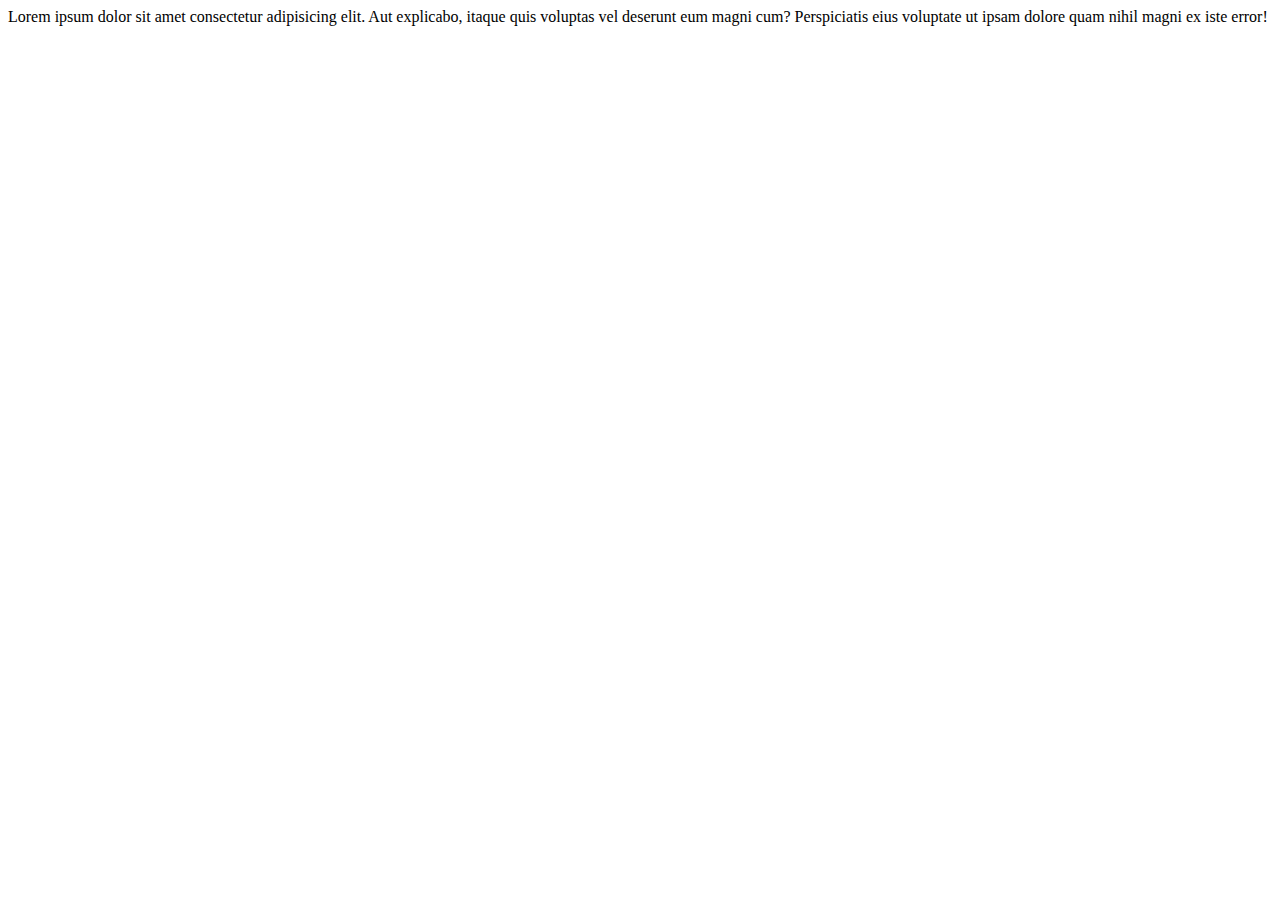
<file: index.html>
<!DOCTYPE html>
<html lang="en">
<head>
    <meta charset="UTF-8">
    <meta http-equiv="X-UA-Compatible" content="IE=edge">
    <meta name="viewport" content="width=device-width, initial-scale=1.0">
    <title>Document</title>
</head>
<body>

    <footer>
        Lorem ipsum dolor sit amet consectetur adipisicing elit. Aut explicabo, itaque quis voluptas vel deserunt eum magni cum? Perspiciatis eius voluptate ut ipsam dolore quam nihil magni ex iste error!
    </footer>
</body>
</html>
</file>
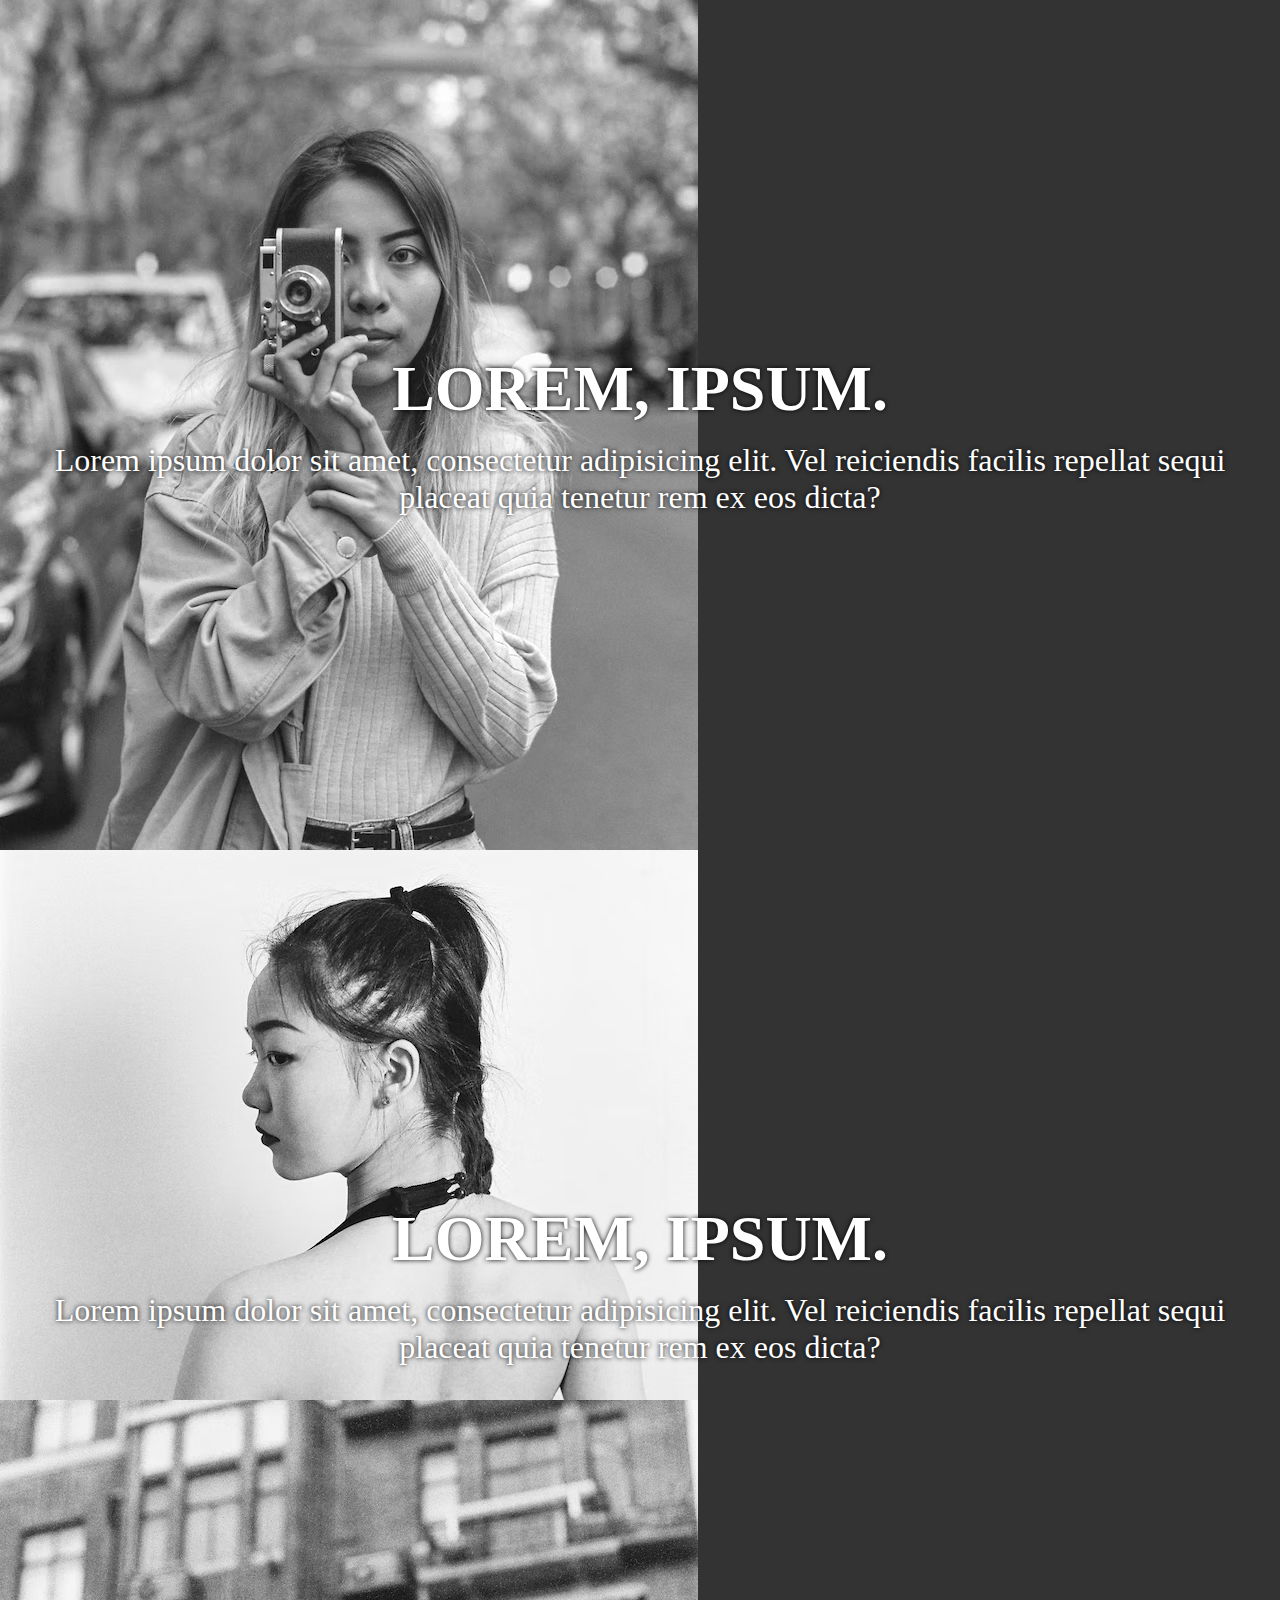
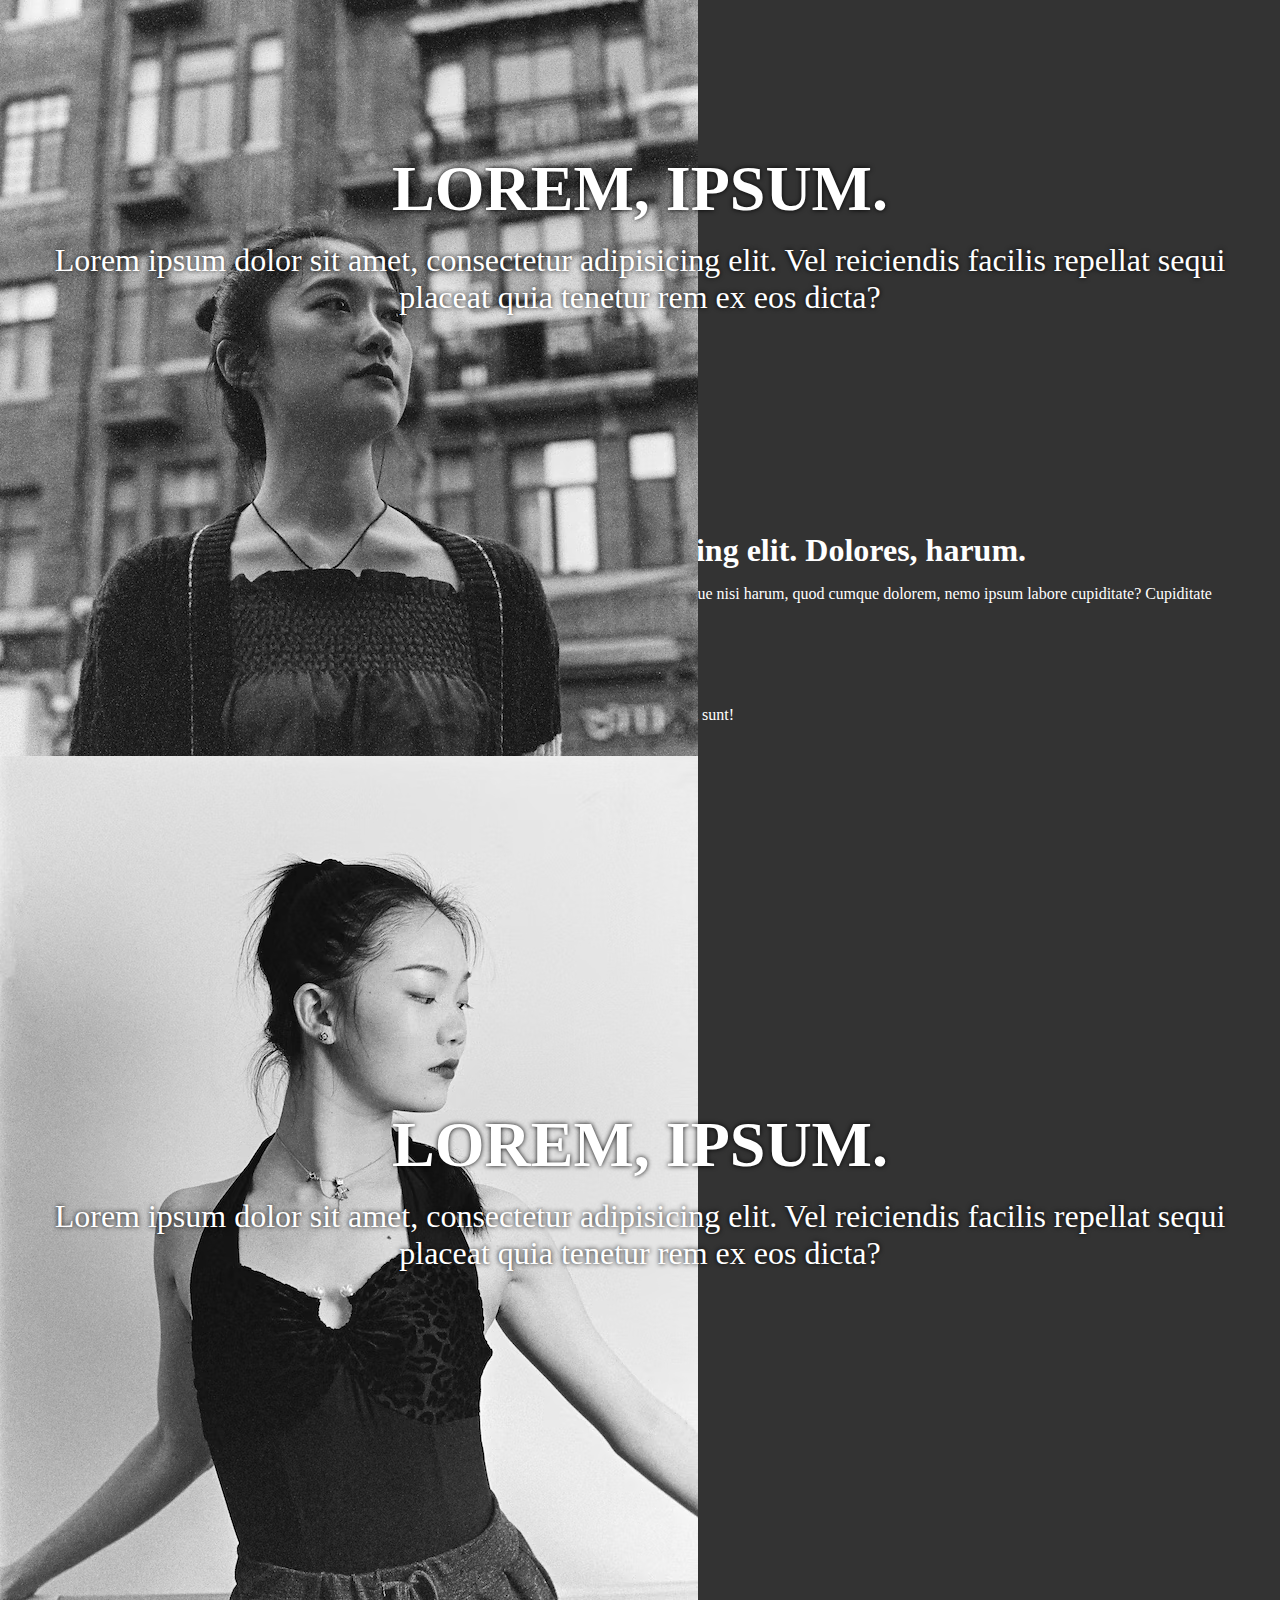
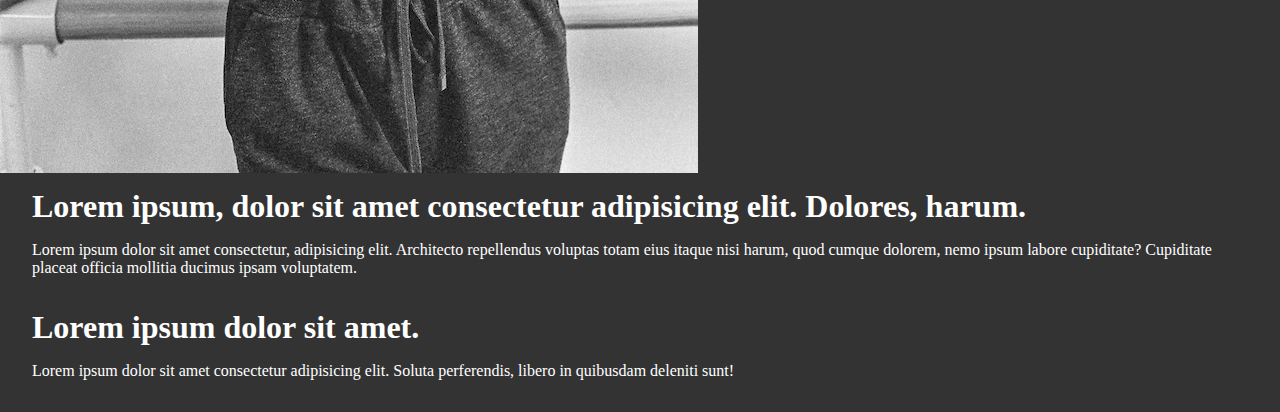
<file: Parallax Scrolling Effect/index.html>
<!DOCTYPE html>
<html lang="en">
<head>
    <meta charset="UTF-8">
    <meta http-equiv="X-UA-Compatible" content="IE=edge">
    <meta name="viewport" content="width=device-width, initial-scale=1.0">
    <title>Document</title>
    <link rel="stylesheet" href="style.css">
</head>
<body>
    <div class="paralax-container" style="height: 850px;">
        <img src="./Img/img1.jpeg.avif" alt="" class="parallax">
        <div class="teaser">
            <div class="content">
                <h1>Lorem, ipsum.</h1>
                <p>Lorem ipsum dolor sit amet, consectetur adipisicing elit. Vel reiciendis facilis repellat sequi placeat quia tenetur rem ex eos dicta?</p>
            </div>
        </div>
    </div>

    <div class="paralax-container" style="height: 550px;">
        <img src="./Img/img2.jpeg.avif" alt="" class="parallax">
        <div class="teaser">
            <div class="content">
                <h1>Lorem, ipsum.</h1>
                <p>Lorem ipsum dolor sit amet, consectetur adipisicing elit. Vel reiciendis facilis repellat sequi placeat quia tenetur rem ex eos dicta?</p>
            </div>
        </div>
    </div>

    <div class="paralax-container" style="height: 700px;">
        <img src="./Img/img3.jpeg.avif" alt="" class="parallax">
        <div class="teaser">
            <div class="content">
                <h1>Lorem, ipsum.</h1>
                <p>Lorem ipsum dolor sit amet, consectetur adipisicing elit. Vel reiciendis facilis repellat sequi placeat quia tenetur rem ex eos dicta?</p>
            </div>
        </div>
    </div>

    <article>
        <h1>Lorem ipsum, dolor sit amet consectetur adipisicing elit. Dolores, harum.</h1>
    <p>Lorem ipsum dolor sit amet consectetur, adipisicing elit. Architecto repellendus voluptas totam eius itaque nisi harum, quod cumque dolorem, nemo ipsum labore cupiditate? Cupiditate placeat officia mollitia ducimus ipsam voluptatem.</p>
    <h1>Lorem ipsum dolor sit amet.</h1>
    <p>Lorem ipsum dolor sit amet consectetur adipisicing elit. Soluta perferendis, libero in quibusdam deleniti sunt!</p>
</article>

<div class="paralax-container" style="height: 1000px;">
    <img src="./Img/img4.jpeg.avif" alt="" class="parallax">
    <div class="teaser">
        <div class="content">
            <h1>Lorem, ipsum.</h1>
            <p>Lorem ipsum dolor sit amet, consectetur adipisicing elit. Vel reiciendis facilis repellat sequi placeat quia tenetur rem ex eos dicta?</p>
        </div>
    </div>
</div>

<footer>
    <h1>Lorem ipsum, dolor sit amet consectetur adipisicing elit. Dolores, harum.</h1>
    <p>Lorem ipsum dolor sit amet consectetur, adipisicing elit. Architecto repellendus voluptas totam eius itaque nisi harum, quod cumque dolorem, nemo ipsum labore cupiditate? Cupiditate placeat officia mollitia ducimus ipsam voluptatem.</p>
    <h1>Lorem ipsum dolor sit amet.</h1>
    <p>Lorem ipsum dolor sit amet consectetur adipisicing elit. Soluta perferendis, libero in quibusdam deleniti sunt!</p>
</footer>
    
<script src="script.js"></script>

</body>
</html>
</file>
<file: Parallax Scrolling Effect/style.css>
body{
    margin: 0;
    background: #333;
    color: #fff;
}
.parallax-container{
    position: relative;
    overflow: hidden;
}
h1{
    font-weight: 700;
}
img{
    position: absolute;

}
h1, h2{
    margin: 2rem 2rem 1rem;
    padding: 0;

}
p{
    margin: 0 2rem 2rem;
    padding: 0;
}
a{
    color: #fff;
}
.teaser{
    position: absolute;
    height: 100%;
    width: 100%;
    color: #fff;
    text-shadow: 0 0 5px black;
    text-align: center;
    font-size: 2rem;
}

.teaser h1{
    margin-top: 0;
    text-transform: uppercase;
}

.teaser .content{
    position: absolute;
    top: 50%;
    width: 100%;
    transform: translate(0,-50%);
}
</file>
